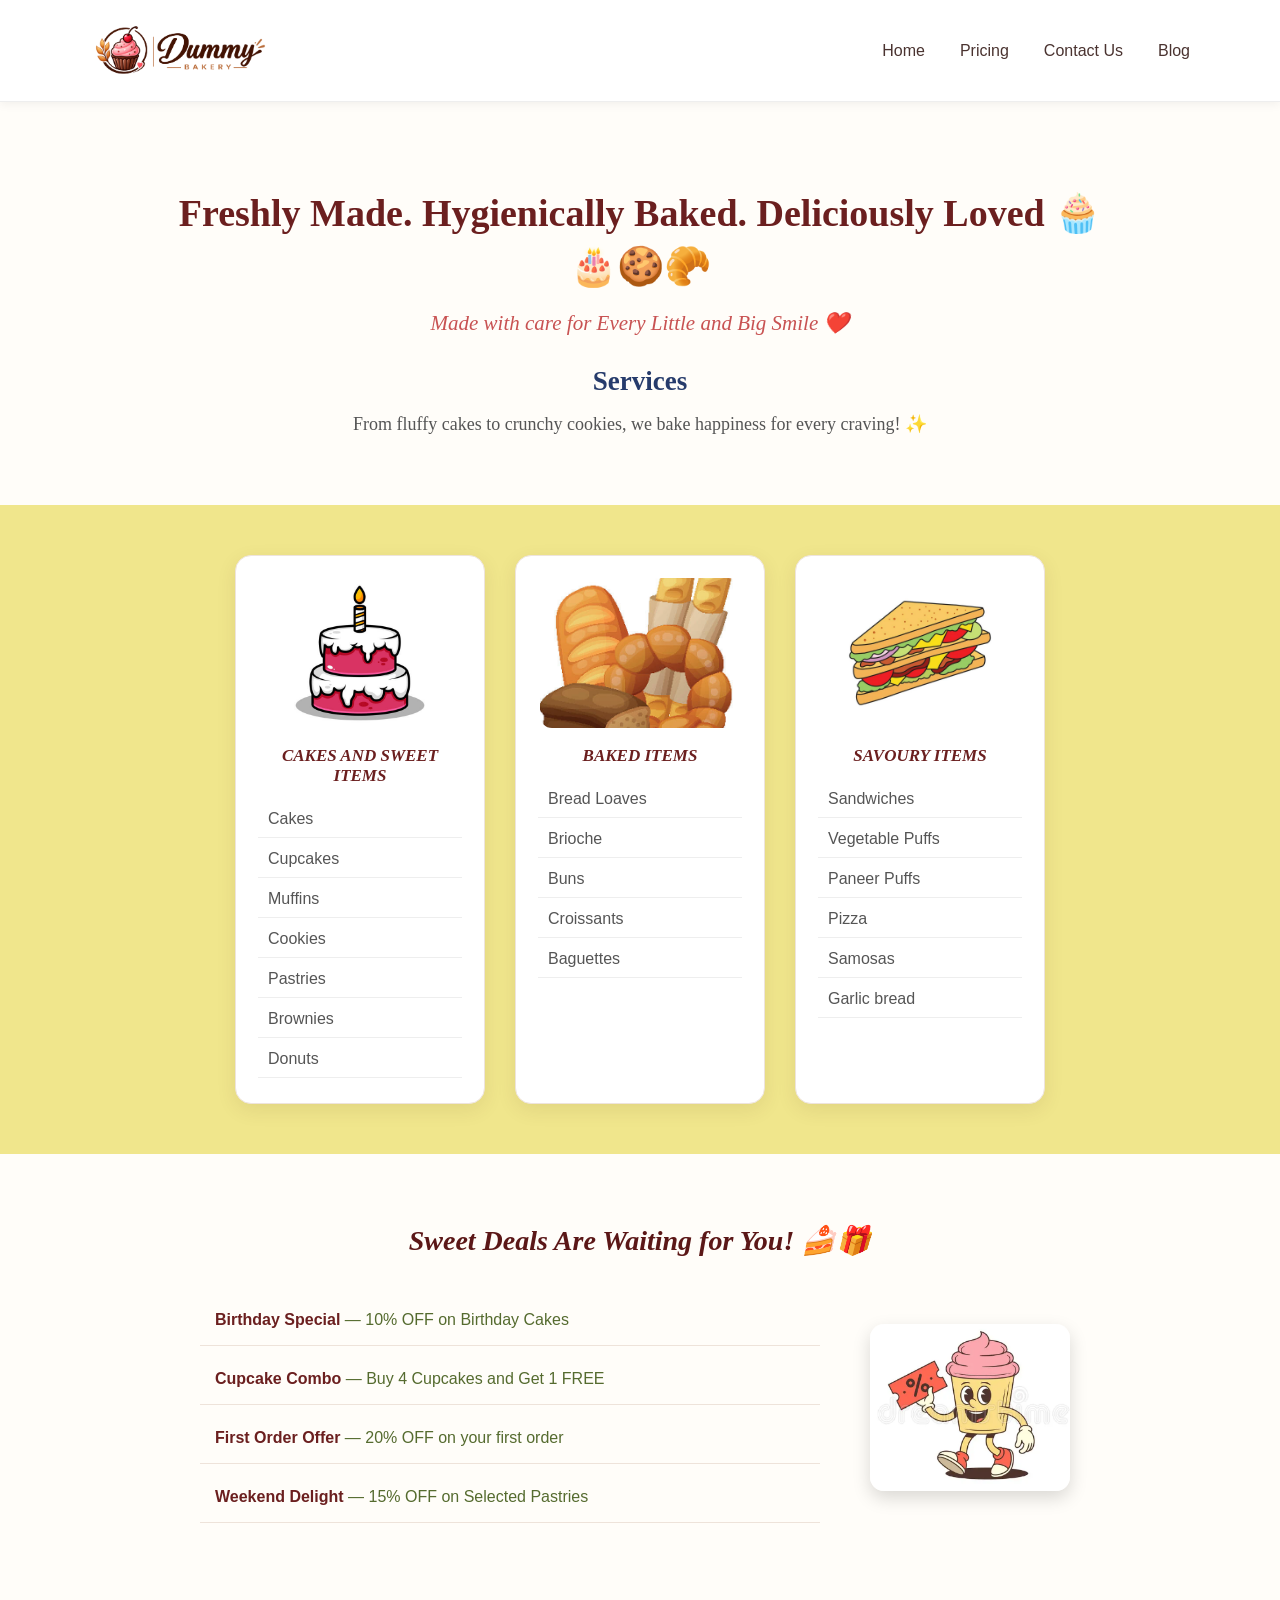
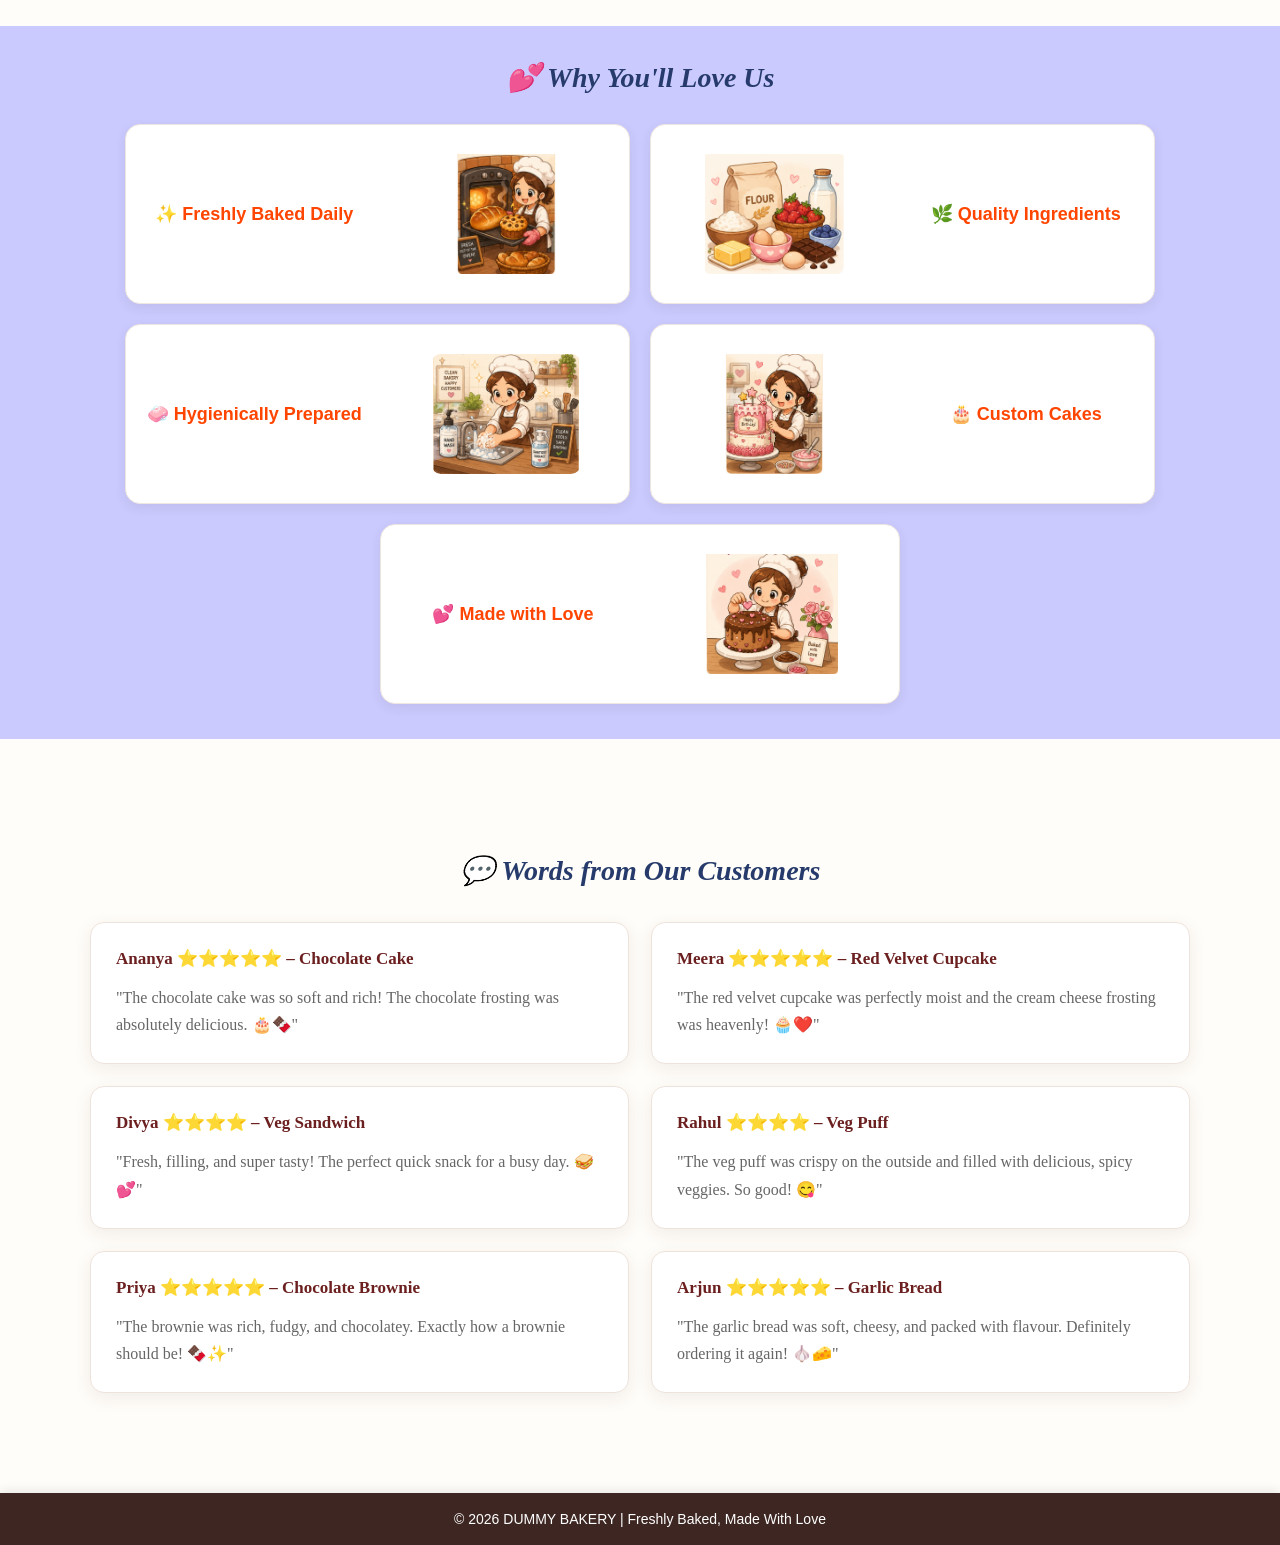
<file: index.html>
<!DOCTYPE html>
<html lang="en">

<head>
    <meta charset="UTF-8">
    <meta name="viewport" content="width=device-width, initial-scale=1.0">

    <title>Dummy Bakery</title>

    <link rel="stylesheet" href="style.css">
</head>

<body>

    <!-- =========================
         HEADER
    ========================== -->

    <header>
        <div class="container navbar">

            <div class="logo">
                <img src="png/logo-dummy.png" alt="log">
            </div>

            <nav class="nav-links">
              <a href="index.html">Home</a>
                <a href="pricing.html">Pricing</a>
                <a href="contact.html">Contact Us</a>
                <a href="blog.html">Blog</a>
            </nav>

        </div>
    </header>


    <!-- =========================
         MAIN CONTENT
    ========================== -->

    <main>

        <!-- =========================
             INTRODUCTION
        ========================== -->

        <section class="intro">

            <h1>
                Freshly Made. Hygienically Baked. Deliciously Loved 🧁🎂🍪🥐
            </h1>

            <h2>
                Made with care for Every Little and Big Smile ❤️
            </h2>

            <h3>
                Services
            </h3>

            <p>
                From fluffy cakes to crunchy cookies, we bake happiness for every craving! ✨
            </p>

        </section>


        <!-- =========================
             ITEMS
        ========================== -->

        <section class="items-section">

            <div class="items-container">

                <!-- Item 1 -->

                <div class="card">

                    <img src="jpg/cakes.jpg" alt="CAKES">

                    <p>CAKES AND SWEET ITEMS</p>

                    <ul>
                        <li>Cakes</li>
                        <li>Cupcakes</li>
                        <li>Muffins</li>
                        <li>Cookies</li>
                        <li>Pastries</li>
                        <li>Brownies</li>
                        <li>Donuts</li>
                    </ul>

                </div>


                <!-- Item 2 -->

                <div class="card">

                    <img src="jpg/breadbun.jpg" alt="Baked">

                    <p>BAKED ITEMS</p>

                    <ul>
                        <li>Bread Loaves</li>
                        <li>Brioche</li>
                        <li>Buns</li>
                        <li>Croissants</li>
                        <li>Baguettes</li>
                    </ul>

                </div>


                <!-- Item 3 -->

                <div class="card">

                    <img src="jpg/sandwich.jpg" alt="Savoury">

                    <p>SAVOURY ITEMS</p>

                    <ul>
                        <li>Sandwiches</li>
                        <li>Vegetable Puffs</li>
                        <li>Paneer Puffs</li>
                        <li>Pizza</li>
                        <li>Samosas</li>
                        <li>Garlic bread</li>
                    </ul>

                </div>

            </div>

        </section>


        <!-- =========================
             SPECIAL OFFERS
        ========================== -->

        <section class="special-offers">

            <h2>
                Sweet Deals Are Waiting for You! 🍰🎁
            </h2>

            <div class="offers-content">

                <div class="offers-list">

                    <ul>

                        <li>
                            <b>Birthday Special</b> — 10% OFF on Birthday Cakes
                        </li>

                        <li>
                            <b>Cupcake Combo</b> — Buy 4 Cupcakes and Get 1 FREE
                        </li>

                        <li>
                            <b>First Order Offer</b> — 20% OFF on your first order
                        </li>

                        <li>
                            <b>Weekend Delight</b> — 15% OFF on Selected Pastries
                        </li>

                    </ul>

                </div>

                <div class="offer-image">
                    <img src="png/special_offer.PNG" alt="Special Offer">
                </div>

            </div>

        </section>


        <!-- =========================
             HIGHLIGHTS
        ========================== -->
<div class="highlightscard">
        <section class="highlights">

            <div class="highlights-group">

                <h2>
                    💕 Why You'll Love Us
                </h2>

                <div class="highlight-cards">


                    <!-- Highlight 1 -->

                    <div class="highlight-card">

                        <div class="highlight-text">
                            <b>✨ Freshly Baked Daily</b>
                        </div>

                        <div class="highlight-image">
                            <img src="png/freshlybaked.PNG" alt="Freshly Baked Daily">
                        </div>

                    </div>


                    <!-- Highlight 2 -->

                    <div class="highlight-card">

                        <div class="highlight-image">
                            <img src="png/quality_ingredients.PNG" alt="Quality Ingredients">
                        </div>

                        <div class="highlight-text">
                            <b>🌿 Quality Ingredients</b>
                        </div>

                    </div>


                    <!-- Highlight 3 -->

                    <div class="highlight-card">

                        <div class="highlight-text">
                            <b>🧼 Hygienically Prepared</b>
                        </div>

                        <div class="highlight-image">
                            <img src="png/hygiene.PNG" alt="Hygienically Prepared">
                        </div>

                    </div>


                    <!-- Highlight 4 -->

                    <div class="highlight-card">

                        <div class="highlight-image">
                            <img src="png/customcakes.PNG" alt="Custom Cakes">
                        </div>

                        <div class="highlight-text">
                            <b>🎂 Custom Cakes</b>
                        </div>

                    </div>


                    <!-- Highlight 5 -->

                    <div class="highlight-card">

                        <div class="highlight-text">
                            <b>💕 Made with Love</b>
                        </div>

                        <div class="highlight-image">
                            <img src="png/madewithlove.PNG" alt="Made with Love">
                        </div>

                    </div>


                </div>

            </div>

        </section>
</div>

        <!-- =========================
             CUSTOMER REVIEWS
        ========================== -->

        <section class="reviews">

            <h2>
                💬 Words from Our Customers
            </h2>

            <div class="reviews-container">


                <!-- Review 1 -->

                <div class="review-card">

                    <h3>
                        Ananya ⭐⭐⭐⭐⭐ – Chocolate Cake
                    </h3>

                    <p>
                        "The chocolate cake was so soft and rich! The chocolate frosting was absolutely delicious. 🎂🍫"
                    </p>

                </div>


                <!-- Review 2 -->

                <div class="review-card">

                    <h3>
                        Meera ⭐⭐⭐⭐⭐ – Red Velvet Cupcake
                    </h3>

                    <p>
                        "The red velvet cupcake was perfectly moist and the cream cheese frosting was heavenly! 🧁❤️"
                    </p>

                </div>


                <!-- Review 3 -->

                <div class="review-card">

                    <h3>
                        Divya ⭐⭐⭐⭐ – Veg Sandwich
                    </h3>

                    <p>
                        "Fresh, filling, and super tasty! The perfect quick snack for a busy day. 🥪💕"
                    </p>

                </div>


                <!-- Review 4 -->

                <div class="review-card">

                    <h3>
                        Rahul ⭐⭐⭐⭐ – Veg Puff
                    </h3>

                    <p>
                        "The veg puff was crispy on the outside and filled with delicious, spicy veggies. So good! 😋"
                    </p>

                </div>


                <!-- Review 5 -->

                <div class="review-card">

                    <h3>
                        Priya ⭐⭐⭐⭐⭐ – Chocolate Brownie
                    </h3>

                    <p>
                        "The brownie was rich, fudgy, and chocolatey. Exactly how a brownie should be! 🍫✨"
                    </p>

                </div>


                <!-- Review 6 -->

                <div class="review-card">

                    <h3>
                        Arjun ⭐⭐⭐⭐⭐ – Garlic Bread
                    </h3>

                    <p>
                        "The garlic bread was soft, cheesy, and packed with flavour. Definitely ordering it again! 🧄🧀"
                    </p>

                </div>


            </div>

        </section>

    </main>


    <!-- =========================
         FOOTER
    ========================== -->

    <footer>

        <div class="container">

            <p>
                © 2026 DUMMY BAKERY | Freshly Baked, Made With Love
            </p>

        </div>

    </footer>

</body>

</html>
</file>
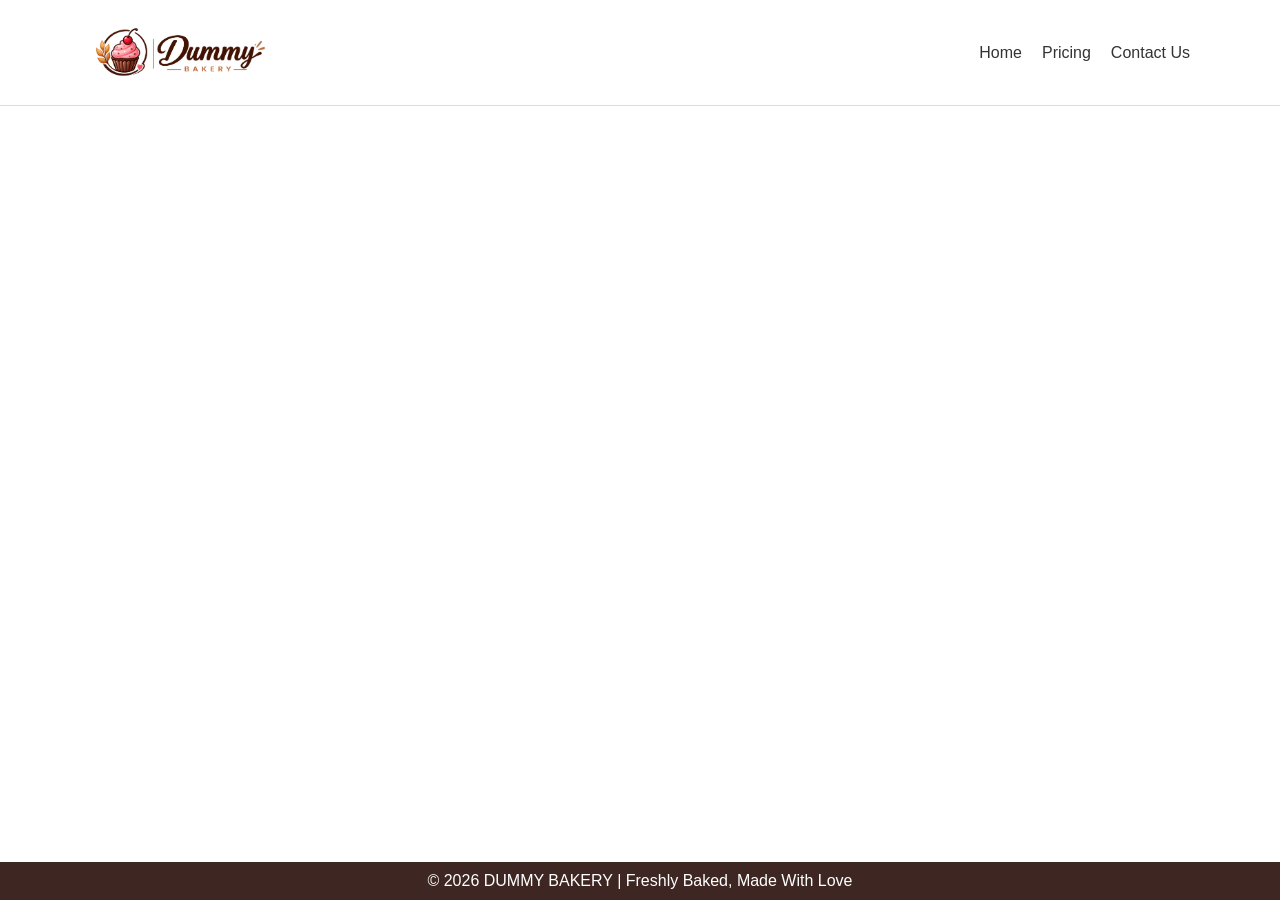
<file: dummy_bakery/index.html>
<!DOCTYPE html>
<html lang="en">

<head>

    <meta charset="UTF-8">

    <meta name="viewport"
          content="width=device-width, initial-scale=1.0">

    <title>Dummy Bakery</title>

    <link rel="stylesheet" href="style.css">

</head>

<body>

    <!-- Header -->

    <header>

        <div class="container navbar">

            <div class="logo">
                <!-- Logo -->
                 <img src="logo-dummy.png" alter="log">
            </div>

            <nav class="nav-links">

                <a href="index.html">Home</a>

                <a href="pricing.html">Pricing</a>

                <a href="contact.html">Contact Us</a>

            </nav>

        </div>

    </header>


    <!-- Main Content -->

    <main>














   </main>


    <!-- Footer -->

    <footer>

        <div class="container">

            <!-- Footer Content -->
   <p>
            © 2026 DUMMY BAKERY | Freshly Baked, Made With Love
        </p>
        </div>

    </footer>

</body>

</html>
</file>
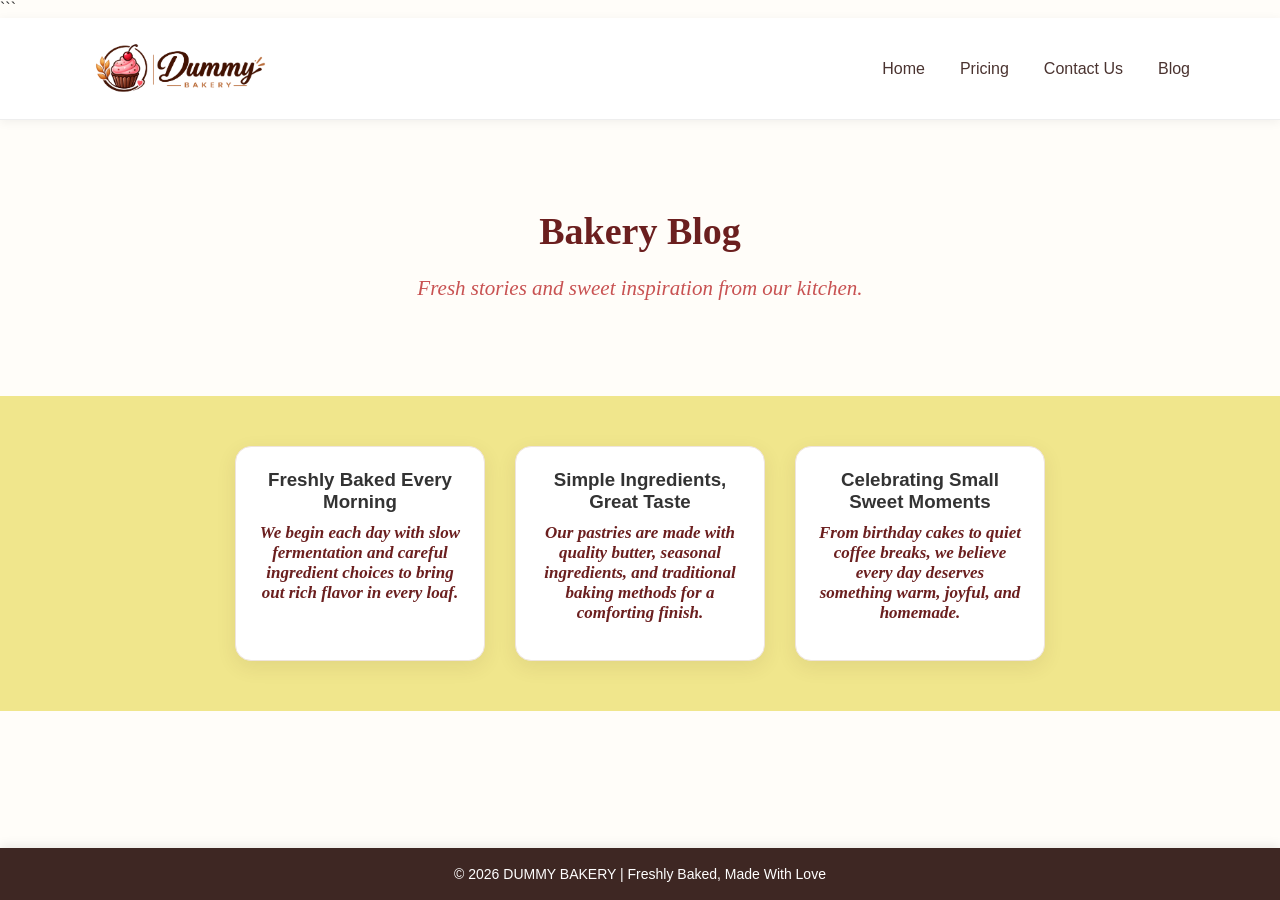
<file: blog.html>
<!DOCTYPE html>

<html lang="en">

<head>
    <meta charset="UTF-8">
    <meta name="viewport" content="width=device-width, initial-scale=1.0">
    <title>Blog - Dummy Bakery</title>
    <link rel="stylesheet" href="style.css">
</head>

<body>

```
<header>
    <div class="container navbar">

        <div class="logo">
            <img src="png/logo-dummy.png" alt="Dummy Bakery Logo">
        </div>

        <nav class="nav-links">
            <a href="index.html">Home</a>
            <a href="pricing.html">Pricing</a>
            <a href="contact.html">Contact Us</a>
            <a href="blog.html">Blog</a>
        </nav>

    </div>
</header>

<main>

    <section class="intro">
        <h1>Bakery Blog</h1>
        <h2>Fresh stories and sweet inspiration from our kitchen.</h2>
    </section>

    <section class="items-section">

        <div class="items-container">

            <div class="card">
                <h3>Freshly Baked Every Morning</h3>
                <p>
                    We begin each day with slow fermentation and careful ingredient choices to bring out rich flavor in every loaf.
                </p>
            </div>

            <div class="card">
                <h3>Simple Ingredients, Great Taste</h3>
                <p>
                    Our pastries are made with quality butter, seasonal ingredients, and traditional baking methods for a comforting finish.
                </p>
            </div>

            <div class="card">
                <h3>Celebrating Small Sweet Moments</h3>
                <p>
                    From birthday cakes to quiet coffee breaks, we believe every day deserves something warm, joyful, and homemade.
                </p>
            </div>

        </div>

    </section>


    </main>


    <!-- Footer -->

    <footer>

        <div class="container">

            <!-- Footer Content -->
   <p>
            © 2026 DUMMY BAKERY | Freshly Baked, Made With Love
        </p>
        </div>

    </footer>

</body>

</html>
</file>
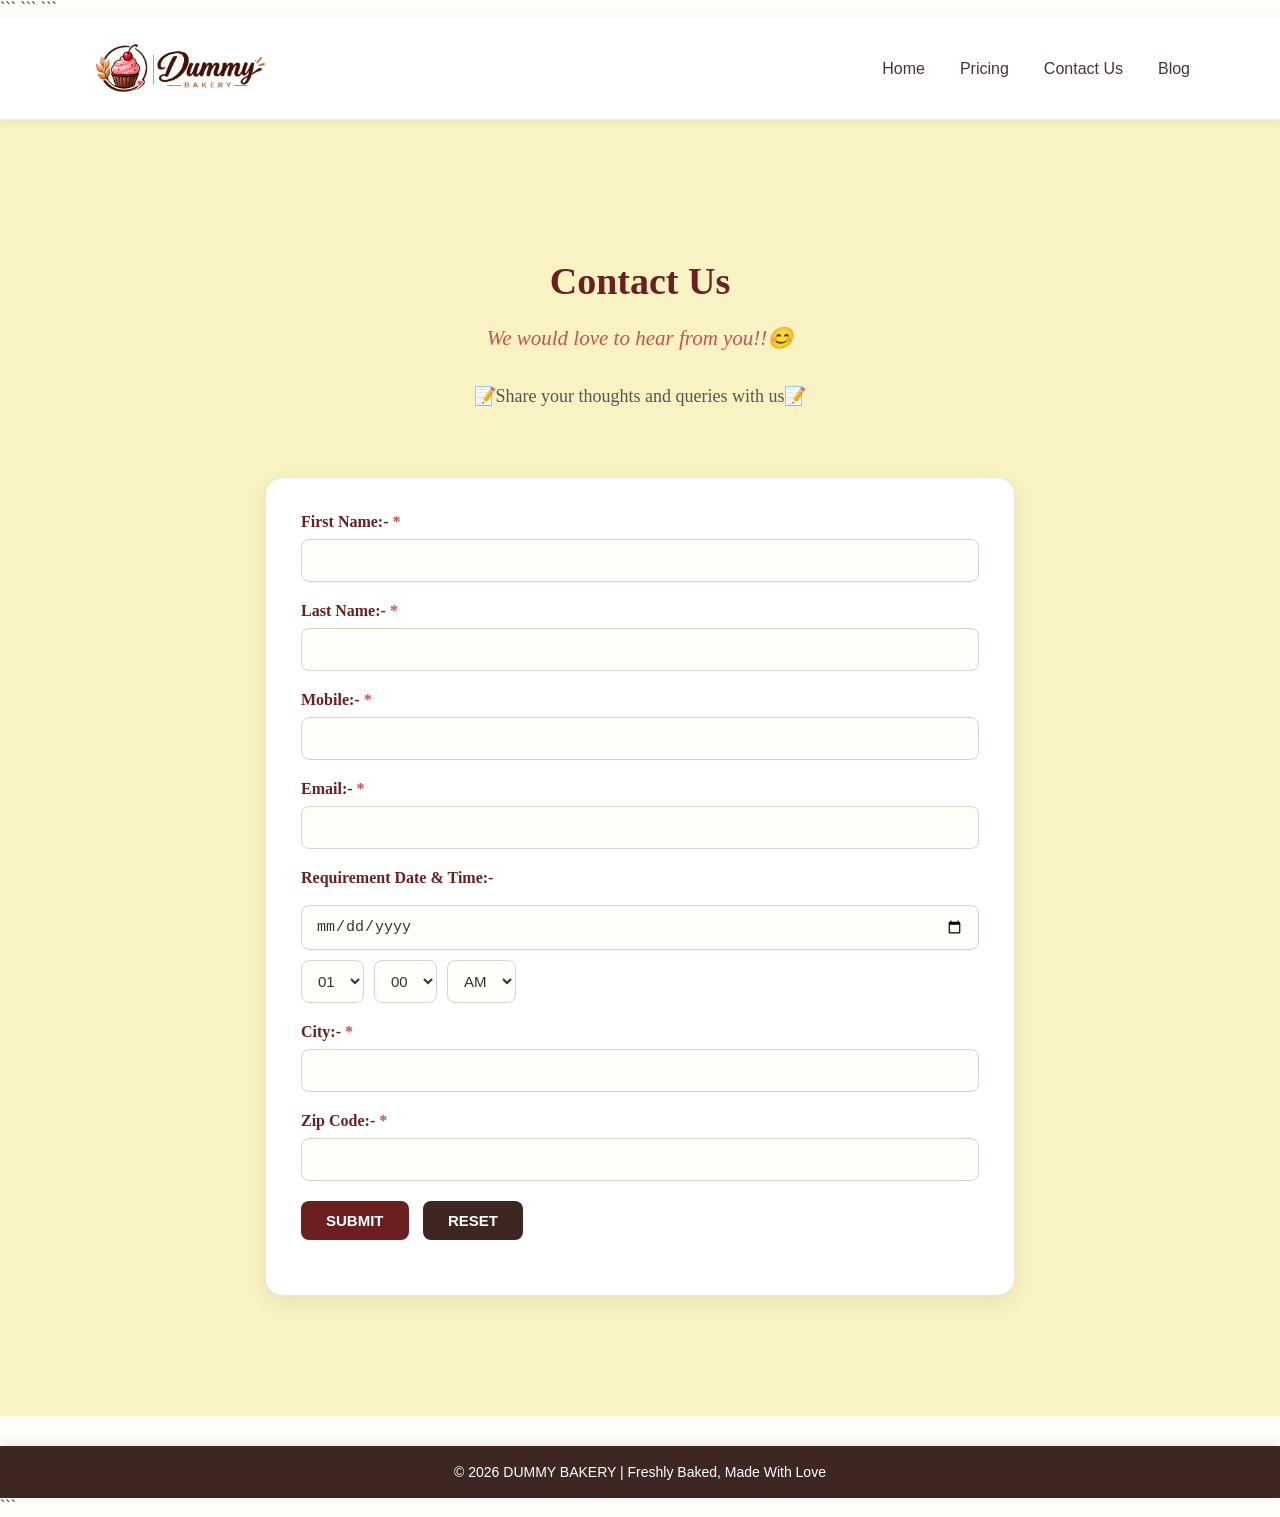
<file: contact.html>
<!DOCTYPE html>

<html lang="en">

<head>

```
<meta charset="UTF-8">

<meta name="viewport"
      content="width=device-width, initial-scale=1.0">

<title>Contact Us - Dummy Bakery</title>

<link rel="stylesheet" href="style.css">
```

</head>

<body>

```
<!-- Header -->

<header>

    <div class="container navbar">

        <div class="logo">
            <!-- Logo -->
            <img src="png/logo-dummy.png" alt="logo">
        </div>

        <nav class="nav-links">

            <a href="index.html">Home</a>
            <a href="pricing.html">Pricing</a>
            <a href="contact.html">Contact Us</a>
            <a href="blog.html">Blog</a>

        </nav>

    </div>

</header>


<!-- Main -->

<main class="contact-section">

    <div class="container">

        <section class="intro">

            <h1>Contact Us</h1>

            <h2>We would love to hear from you!!😊</h2>

            <p>
                📝Share your thoughts and queries with us📝
            </p>

        </section>


        <section class="contact-form">

            <form>

                <p>
                    <label for="first-name">
                        First Name:- <span>*</span>
                    </label>

                    <input
                        type="text"
                        id="first-name"
                        name="first-name"
                        required
                    >
                </p>


                <p>
                    <label for="last-name">
                        Last Name:- <span>*</span>
                    </label>

                    <input
                        type="text"
                        id="last-name"
                        name="last-name"
                        required
                    >
                </p>


                <p>
                    <label for="mobile">
                        Mobile:- <span>*</span>
                    </label>

                    <input
                        type="tel"
                        id="mobile"
                        name="mobile"
                        required
                    >
                </p>


                <p>
                    <label for="email">
                        Email:- <span>*</span>
                    </label>

                    <input
                        type="email"
                        id="email"
                        name="email"
                        required
                    >
                </p>


                <p>
                    <label for="date">
                        Requirement Date & Time:-
                    </label>

                    <input
                        type="date"
                        id="date"
                        name="date"
                    >

                    <select name="hour" id="hour">
                        <option value="01">01</option>
                        <option value="02">02</option>
                        <option value="03">03</option>
                        <option value="04">04</option>
                        <option value="05">05</option>
                        <option value="06">06</option>
                        <option value="07">07</option>
                        <option value="08">08</option>
                        <option value="09">09</option>
                        <option value="10">10</option>
                        <option value="11">11</option>
                        <option value="12">12</option>
                    </select>

                    <select name="minute" id="minute">
                        <option value="00">00</option>
                        <option value="15">15</option>
                        <option value="30">30</option>
                        <option value="45">45</option>
                    </select>

                    <select name="ampm" id="ampm">
                        <option value="AM">AM</option>
                        <option value="PM">PM</option>
                    </select>
                </p>


                <p>
                    <label for="city">
                        City:- <span>*</span>
                    </label>

                    <input
                        type="text"
                        id="city"
                        name="city"
                        required
                    >
                </p>


                <p>
                    <label for="zip">
                        Zip Code:- <span>*</span>
                    </label>

                    <input
                        type="text"
                        id="zip"
                        name="zip"
                        required
                    >
                </p>


                <p>

                    <button type="submit">
                        SUBMIT
                    </button>

                    <button type="reset">
                        RESET
                    </button>

                </p>

            </form>

        </section>

    </div>

</main>


<!-- =========================
     FOOTER
========================== -->

<footer>

    <div class="container">

        <p>
            © 2026 DUMMY BAKERY | Freshly Baked, Made With Love
        </p>

    </div>

</footer>
```

</body>

</html>
</file>
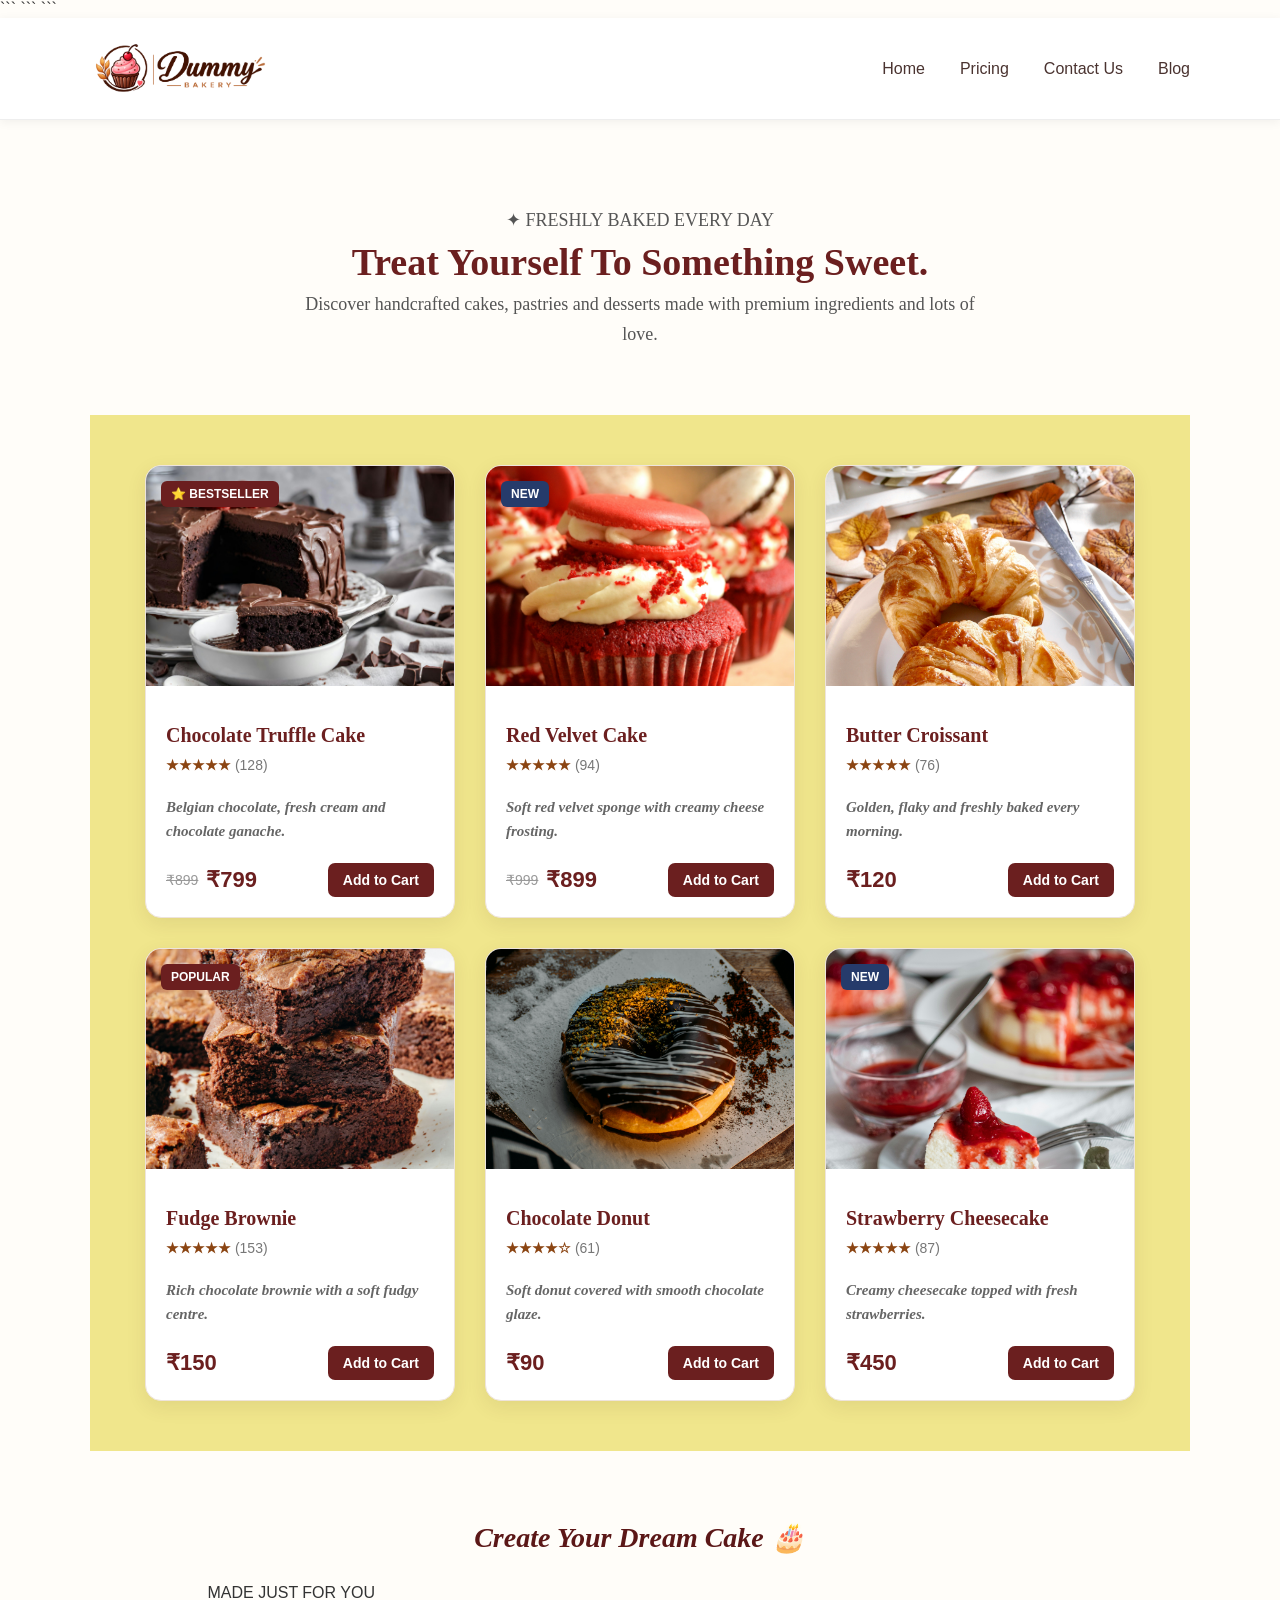
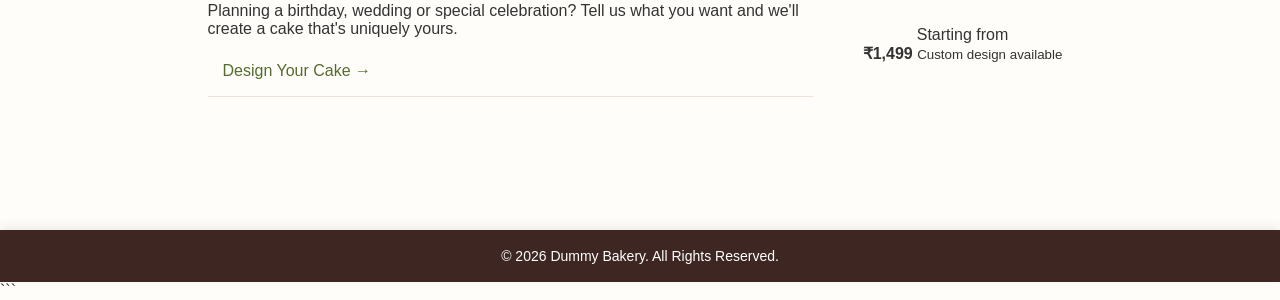
<file: pricing.html>
<!DOCTYPE html>

<html lang="en">

<head>

```
<meta charset="UTF-8">

<meta name="viewport"
      content="width=device-width, initial-scale=1.0">

<meta name="description"
      content="Dummy Bakery - Fresh cakes, pastries and desserts">

<title>Dummy Bakery | Pricing</title>

<link rel="stylesheet" href="style.css">
```

</head>

<body>

```
<!-- =========================
     HEADER
========================== -->

<header>

    <div class="container navbar">

        <div class="logo">

            <img src="png/logo-dummy.png" alt="logo">

        </div>


        <nav class="nav-links">

            <a href="index.html">Home</a>

            <a href="pricing.html">Pricing</a>

            <a href="contact.html">Contact Us</a>

            <a href="blog.html">Blog</a>

        </nav>

    </div>

</header>



<!-- =========================
     MAIN
========================== -->

<main>

    <div class="container">


        <!-- =========================
             HERO / INTRO
        ========================== -->

        <section class="intro">

            <p class="eyebrow">
                ✦ FRESHLY BAKED EVERY DAY
            </p>

            <h1>
                Treat Yourself To
                <span>Something Sweet.</span>
            </h1>

            <p>
                Discover handcrafted cakes, pastries and
                desserts made with premium ingredients
                and lots of love.
            </p>

        </section>



        <!-- =========================
             CATEGORY
        ========================== -->

             <!-- =========================
             PRODUCTS
        ========================== -->

        <section class="items-section pricing-products">

            <div class="items-container">


                <!-- PRODUCT 1 -->

                <article class="card pricing-card">

                    <div class="pricing-image">

                        <span class="pricing-badge">
                            ⭐ BESTSELLER
                        </span>

                        <img src="jpg/chocolate-cake.jpg"
                             alt="Chocolate Truffle Cake">

                    </div>


                    <div class="pricing-info">

                        <h3>
                            Chocolate Truffle Cake
                        </h3>


                        <div class="pricing-rating">

                            ★★★★★

                            <span>
                                (128)
                            </span>

                        </div>


                        <p>
                            Belgian chocolate,
                            fresh cream and chocolate
                            ganache.
                        </p>


                        <div class="pricing-bottom">

                            <div class="pricing-price">

                                <span class="pricing-old-price">
                                    ₹899
                                </span>

                                <strong>
                                    ₹799
                                </strong>

                            </div>


                            <button class="pricing-add-btn"
                                    type="button">

                                Add to Cart

                            </button>

                        </div>

                    </div>

                </article>



                <!-- PRODUCT 2 -->

                <article class="card pricing-card">

                    <div class="pricing-image">

                        <span class="pricing-badge pricing-new">
                            NEW
                        </span>

                        <img src="jpg/red-velvet.jpg"
                             alt="Red Velvet Cake">

                    </div>


                    <div class="pricing-info">

                        <h3>
                            Red Velvet Cake
                        </h3>


                        <div class="pricing-rating">

                            ★★★★★

                            <span>
                                (94)
                            </span>

                        </div>


                        <p>
                            Soft red velvet sponge
                            with creamy cheese frosting.
                        </p>


                        <div class="pricing-bottom">

                            <div class="pricing-price">

                                <span class="pricing-old-price">
                                    ₹999
                                </span>

                                <strong>
                                    ₹899
                                </strong>

                            </div>


                            <button class="pricing-add-btn"
                                    type="button">

                                Add to Cart

                            </button>

                        </div>

                    </div>

                </article>



                <!-- PRODUCT 3 -->

                <article class="card pricing-card">

                    <div class="pricing-image">

                        <img src="jpg/croissant.jpg" alt="Butter Croissant">

                    </div>


                    <div class="pricing-info">

                        <h3>
                            Butter Croissant
                        </h3>


                        <div class="pricing-rating">

                            ★★★★★

                            <span>
                                (76)
                            </span>

                        </div>


                        <p>
                            Golden, flaky and
                            freshly baked every morning.
                        </p>


                        <div class="pricing-bottom">

                            <div class="pricing-price">

                                <strong>
                                    ₹120
                                </strong>

                            </div>


                            <button class="pricing-add-btn"
                                    type="button">

                                Add to Cart

                            </button>

                        </div>

                    </div>

                </article>



                <!-- PRODUCT 4 -->

                <article class="card pricing-card">

                    <div class="pricing-image">

                        <span class="pricing-badge">
                            POPULAR
                        </span>

                        <img src="jpg/brownie.jpg"
                             alt="Chocolate Brownie">

                    </div>


                    <div class="pricing-info">

                        <h3>
                            Fudge Brownie
                        </h3>


                        <div class="pricing-rating">

                            ★★★★★

                            <span>
                                (153)
                            </span>

                        </div>


                        <p>
                            Rich chocolate brownie
                            with a soft fudgy centre.
                        </p>


                        <div class="pricing-bottom">

                            <div class="pricing-price">

                                <strong>
                                    ₹150
                                </strong>

                            </div>


                            <button class="pricing-add-btn"
                                    type="button">

                                Add to Cart

                            </button>

                        </div>

                    </div>

                </article>



                <!-- PRODUCT 5 -->

                <article class="card pricing-card">

                    <div class="pricing-image">

                        <img src="jpg/donut.jpg"
                             alt="Chocolate Donut">

                    </div>


                    <div class="pricing-info">

                        <h3>
                            Chocolate Donut
                        </h3>


                        <div class="pricing-rating">

                            ★★★★☆

                            <span>
                                (61)
                            </span>

                        </div>


                        <p>
                            Soft donut covered with
                            smooth chocolate glaze.
                        </p>


                        <div class="pricing-bottom">

                            <div class="pricing-price">

                                <strong>
                                    ₹90
                                </strong>

                            </div>


                            <button class="pricing-add-btn"
                                    type="button">

                                Add to Cart

                            </button>

                        </div>

                    </div>

                </article>



                <!-- PRODUCT 6 -->

                <article class="card pricing-card">

                    <div class="pricing-image">

                        <span class="pricing-badge pricing-new">
                            NEW
                        </span>

                        <img src="jpg/cheesecake.jpg"
                             alt="Strawberry Cheesecake">

                    </div>


                    <div class="pricing-info">

                        <h3>
                            Strawberry Cheesecake
                        </h3>


                        <div class="pricing-rating">

                            ★★★★★

                            <span>
                                (87)
                            </span>

                        </div>


                        <p>
                            Creamy cheesecake topped
                            with fresh strawberries.
                        </p>


                        <div class="pricing-bottom">

                            <div class="pricing-price">

                                <strong>
                                    ₹450
                                </strong>

                            </div>


                            <button class="pricing-add-btn"
                                    type="button">

                                Add to Cart

                            </button>

                        </div>

                    </div>

                </article>


            </div>

        </section>



        <!-- =========================
             CUSTOM CAKE
        ========================== -->

        <section class="special-offers">

            <h2>
                Create Your
                Dream Cake 🎂
            </h2>


            <div class="offers-content">


                <div class="offers-list">

                    <p>
                        MADE JUST FOR YOU
                    </p>


                    <p>
                        Planning a birthday, wedding or special
                        celebration? Tell us what you want and
                        we'll create a cake that's uniquely yours.
                    </p>


                    <ul>

                        <li>
                            Design Your Cake →
                        </li>

                    </ul>

                </div>



                <div class="offer-image">

                    <p>
                        Starting from
                    </p>


                    <strong>
                        ₹1,499
                    </strong>


                    <small>
                        Custom design available
                    </small>

                </div>


            </div>

        </section>


    </div>

</main>



<!-- =========================
     FOOTER
========================== -->

<footer>

    <div class="container">

        <p>
            © 2026 Dummy Bakery.
            All Rights Reserved.
        </p>

    </div>

</footer>
```

</body>

</html>
</file>
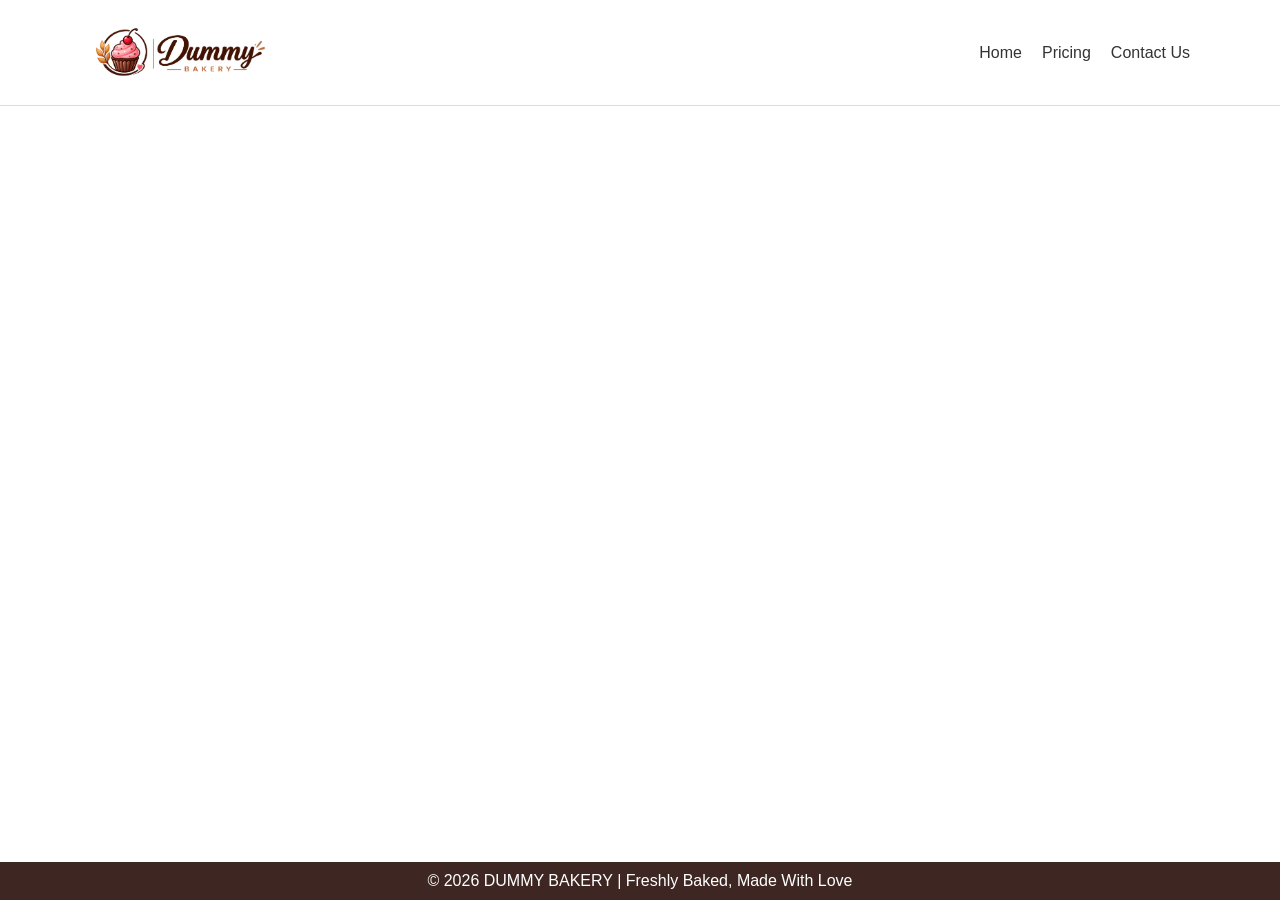
<file: dummy_bakery/contact.html>
<!DOCTYPE html>
<html lang="en">

<head>

    <meta charset="UTF-8">

    <meta name="viewport"
          content="width=device-width, initial-scale=1.0">

    <title>Contact Us - Dummy Bakery</title>

    <link rel="stylesheet" href="style.css">

</head>

<body>

    <!-- Header -->

    <header>

        <div class="container navbar">

            <div class="logo">
                <!-- Logo -->
                 <img src="logo-dummy.png" alter="log">
            </div>

            <nav class="nav-links">

                <a href="index.html">Home</a>

                <a href="pricing.html">Pricing</a>

                <a href="contact.html">Contact Us</a>

            </nav>

        </div>

    </header>


    <!-- Main -->

    <main>







        
           </main>


    <!-- Footer -->

    <footer>

        <div class="container">

            <!-- Footer Content -->
   <p>
            © 2026 DUMMY BAKERY | Freshly Baked, Made With Love
        </p>
        </div>

    </footer>

</body>

</html>
</file>
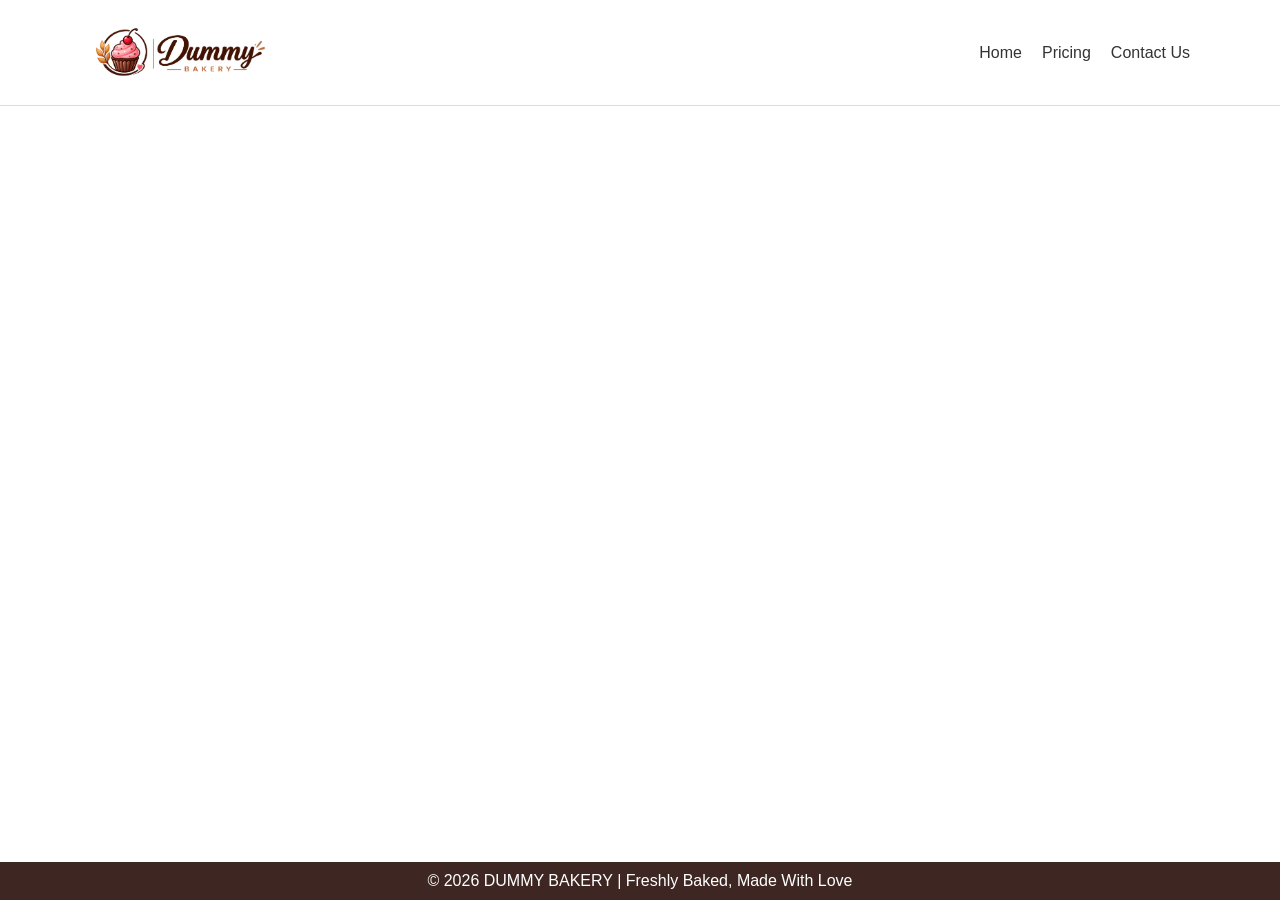
<file: dummy_bakery/pricing.html>
<!DOCTYPE html>
<html lang="en">

<head>

    <meta charset="UTF-8">

    <meta name="viewport"
          content="width=device-width, initial-scale=1.0">

    <title>Pricing - Dummy Bakery</title>

    <link rel="stylesheet" href="style.css">

</head>

<body>

    <!-- Header -->

    <header>

        <div class="container navbar">

            <div class="logo">
                <!-- Logo -->
                 <img src="logo-dummy.png" alter="log">
            </div>

            <nav class="nav-links">

                <a href="index.html">Home</a>

                <a href="pricing.html">Pricing</a>

                <a href="contact.html">Contact Us</a>

            </nav>

        </div>

    </header>


    <!-- Main -->

    <main>






    </main>


    <!-- Footer -->

    <footer>

        <div class="container">

            <!-- Footer Content -->
   <p>
            © 2026 DUMMY BAKERY | Freshly Baked, Made With Love
        </p>
        </div>

    </footer>

</body>

</html>
</file>
<file: style.css>
/* =========================
   BASIC
========================= */

* {
    margin: 0;
    padding: 0;
    box-sizing: border-box;
}

html {
    scroll-behavior: smooth;
}

body {
    min-height: 100vh;

    display: flex;
    flex-direction: column;

    font-family: Arial, sans-serif;

    background: #fffdf9;
    color: #333;
}

main {
    flex: 1;
}

.container {
    width: 90%;
    max-width: 1100px;
    margin: auto;
}


/* =========================
   HEADER
========================= */

header {
    padding: 18px 0;

    background: #ffffff;

    border-bottom: 1px solid #eeeeee;

    box-shadow: 0 2px 10px rgba(0, 0, 0, 0.06);

    position: relative;
    z-index: 10;
}

.navbar {
    display: flex;
    justify-content: space-between;
    align-items: center;
}


/* =========================
   LOGO
========================= */

.logo {
    display: flex;
    align-items: center;
}

.logo img {
    width: 180px;
    height: auto;
    display: block;
}


/* =========================
   NAVIGATION
========================= */

.nav-links {
    display: flex;
    align-items: center;
    gap: 35px;
}

.nav-links a {
    position: relative;

    padding: 8px 0;

    text-decoration: none;

    color: #4a3330;

    font-size: 16px;
    font-weight: 500;

    transition: color 0.3s ease;
}

.nav-links a::after {
    content: "";

    position: absolute;

    left: 0;
    bottom: 0;

    width: 0;
    height: 2px;

    background: #8b4513;

    transition: width 0.3s ease;
}

.nav-links a:hover {
    color: #8b4513;
}

.nav-links a:hover::after {
    width: 100%;
}


/* =========================
   INTRODUCTION
========================= */

.intro {
    width: 90%;
    max-width: 1000px;

    margin: 45px auto 25px;
    padding: 40px 20px;

    text-align: center;
}

.intro h1 {
    margin: 0;

    color: #6b1f1f;

    font-family: Georgia, serif;

    font-size: 38px;
    font-weight: 600;

    line-height: 1.4;
}

.intro h2 {
    margin: 18px 0 30px;

    color: #c85252;

    font-family: Georgia, serif;

    font-size: 21px;
    font-weight: normal;

    font-style: italic;
}

.intro h3 {
    margin-bottom: 12px;

    color: #263b6b;

    font-family: Georgia, serif;

    font-size: 27px;
}

.intro p {
    max-width: 700px;

    margin: auto;

    color: #555;

    font-family: Georgia, serif;

    font-size: 18px;
    line-height: 1.7;
}


/* =========================
   ITEMS SECTION
========================= */

.items-section {
    padding: 50px 0 50px;
    background: khaki;
}

.contact-section {
    padding: 50px 0 50px;
    background: rgb(249, 243, 195);
}


.items-container {
    width: 90%;
    max-width: 1100px;

    display: flex;
    justify-content: center;
    align-items: stretch;

    gap: 30px;

    margin: auto;
}


/* =========================
   ITEM CARDS
========================= */

.card {
    width: 250px;

    padding: 22px;

    text-align: center;

    background: #ffffff;

    border: 1px solid #eee4dc;

    border-radius: 16px;

    box-shadow: 0 6px 20px rgba(80, 40, 20, 0.09);

    transition:
        transform 0.3s ease,
        box-shadow 0.3s ease;
}

.card:hover {
    transform: translateY(-8px);

    box-shadow: 0 14px 30px rgba(80, 40, 20, 0.16);
}

.card img {
    width: 200px;
    height: 150px;

    display: block;

    margin: 0 auto 18px;

    object-fit: cover;

    border-radius: 12px;
}

.card p {
    margin: 10px 0 15px;

    color: #6b1f1f;

    font-family: Georgia, serif;

    font-size: 17px;
    font-weight: bold;

    font-style: italic;
}

.card ul {
    list-style: none;

    padding: 0;
    margin: 15px 0 0;

    text-align: left;
}

.card li {
    padding: 9px 10px;

    margin: 3px 0;

    color: #555;

    border-bottom: 1px solid #eeeeee;

    transition:
        padding-left 0.2s ease,
        color 0.2s ease,
        background 0.2s ease;
}

.card li:hover {
    padding-left: 15px;

    color: #6b1f1f;

    background: #fff8f2;

    cursor: pointer;
}


/* =========================
   SPECIAL OFFERS
========================= */

.special-offers {
    width: 85%;
    max-width: 950px;

    margin: 35px auto 60px;

    padding: 35px;

    /* background: #fffaf5;

    border: 1px solid #eee1d5; */

    border-radius: 18px;

    /* box-shadow: 0 8px 25px rgba(80, 40, 20, 0.10); */
}

.special-offers h2 {
    margin-bottom: 30px;

    text-align: center;

    color: #5b1717;

    font-family: Georgia, serif;

    font-size: 28px;

    font-style: oblique;
}

.offers-content {
    display: flex;

    align-items: center;

    justify-content: space-between;

    gap: 40px;
}

.offers-list {
    flex: 1;
}

.offers-list ul {
    list-style: none;

    padding: 0;
    margin: 0;
}

.offers-list li {
    padding: 13px 15px;

    margin: 8px 0;

    color: darkolivegreen;

    font-size: 16px;

    line-height: 1.5;

    border-bottom: 1px solid #eee3da;

    transition: all 0.25s ease;
}

.offers-list li:hover {
    padding-left: 22px;

    background: #ffffff;

    color: #6b1f1f;

    border-radius: 7px;
}

.offers-list li b {
    color: #6b1f1f;
}

.offer-image {
    width: 220px;

    text-align: center;
}

.offer-image img {
    width: 200px;

    height: auto;

    border-radius: 14px;

    box-shadow: 0 7px 18px rgba(0, 0, 0, 0.15);

    transition: transform 0.3s ease;
}

.offer-image img:hover {
    transform: scale(1.05);
}


/* =========================
   WHY YOU'LL LOVE US
========================= */

.highlights {
    width: 90%;
    max-width: 1100px;
  
    margin: 20px auto 70px;
}
.highlightscard {
  background: #cacaff;
}

/* Main Group Card */

.highlights-group {
    padding: 35px;

    /* background: #fffaf5; */

    /* border: 1px solid #eee1d5; */

    border-radius: 20px;

    /* box-shadow: 0 8px 25px rgba(80, 40, 20, 0.10); */
}


/* Heading */

.highlights-group > h2 {
    margin-bottom: 30px;

    text-align: center;

    color: #263b6b;

    font-family: Georgia, serif;

    font-size: 28px;

    font-style: oblique;
}


/* Small Cards */

.highlight-cards {
    display: grid;

    grid-template-columns: repeat(2, 1fr);

    gap: 20px;
}

.highlight-card {
    min-height: 180px;

    display: flex;

    align-items: center;

    justify-content: center;

    background: #ffffff;

    border: 1px solid #eee5df;

    border-radius: 15px;

    overflow: hidden;

    box-shadow: 0 4px 12px rgba(80, 40, 20, 0.08);

    transition:
        transform 0.3s ease,
        box-shadow 0.3s ease;
}

.highlight-card:hover {
    transform: translateY(-5px);

    box-shadow: 0 10px 22px rgba(80, 40, 20, 0.15);
}


/* Highlight Text */

.highlight-text {
    flex: 1;

    padding: 20px;

    text-align: center;

    color: orangered;

    font-size: 18px;

    line-height: 1.5;
}


/* Highlight Image */

.highlight-image {
    flex: 1;

    display: flex;

    align-items: center;
    justify-content: center;

    padding: 15px;
}

.highlight-image img {
    width: 150px;
    height: 120px;

    object-fit: contain;

    border-radius: 10px;
}


/* Last Highlight */

.highlight-card:last-child {
    grid-column: 1 / -1;

    width: 100%;
    max-width: 520px;

    margin: auto;
}


/* =========================
   CUSTOMER REVIEWS
========================= */

.reviews {
    width: 90%;
    max-width: 1100px;

    margin: auto;

    padding: 45px 0 70px;
}

.reviews > h2 {
    margin-bottom: 35px;

    text-align: center;

    color: #263b6b;

    font-family: Georgia, serif;

    font-size: 28px;

    font-style: oblique;
}

.reviews-container {
    display: grid;

    grid-template-columns: repeat(2, 1fr);

    gap: 22px;
}

.review-card {
    padding: 25px;

    background: #ffffff;

    border: 1px solid #eee3dc;

    border-radius: 14px;

    box-shadow: 0 5px 18px rgba(80, 40, 20, 0.08);

    transition:
        transform 0.3s ease,
        box-shadow 0.3s ease;
}

.review-card:hover {
    transform: translateY(-5px);

    box-shadow: 0 12px 25px rgba(80, 40, 20, 0.13);
}

.review-card h3 {
    margin-bottom: 15px;

    color: #6b1f1f;

    font-family: Georgia, serif;

    font-size: 17px;
}

.review-card p {
    color: #666;

    font-family: cursive;

    font-size: 16px;

    line-height: 1.7;
}


/* =========================
   FOOTER
========================= */

footer {
    margin-top: 30px;

    padding: 18px 0;

    text-align: center;

    background: #3e2723;

    color: #ffffff;

    box-shadow: 0 -3px 10px rgba(0, 0, 0, 0.08);
}

footer p {
    font-size: 14px;
}


/* =========================
   RESPONSIVE
========================= */

@media (max-width: 900px) {

    .items-container {
        flex-wrap: wrap;
    }

    .reviews-container {
        grid-template-columns: 1fr;
    }

    .intro h1 {
        font-size: 32px;
    }
}


@media (max-width: 700px) {

    /* Header */

    .navbar {
        flex-direction: column;

        gap: 15px;
    }

    .logo img {
        width: 150px;
    }

    .nav-links {
        gap: 20px;
    }


    /* Introduction */

    .intro {
        padding: 30px 10px;
    }

    .intro h1 {
        font-size: 28px;
    }

    .intro h2 {
        font-size: 19px;
    }


    /* Items */

    .items-container {
        flex-direction: column;

        align-items: center;
    }

    .card {
        width: 90%;
        max-width: 320px;
    }


    /* Offers */

    .special-offers {
        width: 90%;

        padding: 25px 20px;
    }

    .offers-content {
        flex-direction: column;
    }

    .offers-list {
        width: 100%;
    }

    .offer-image {
        width: 100%;
    }

    .special-offers h2 {
        font-size: 24px;
    }


    /* Highlights */

    .highlights {
        width: 92%;
    }

    .highlights-group {
        padding: 25px 18px;
    }

    .highlight-cards {
        grid-template-columns: 1fr;
    }

    .highlight-card {
        min-height: 160px;
    }

    .highlight-card:last-child {
        grid-column: auto;

        max-width: none;
    }

    .highlight-text {
        font-size: 16px;
    }

    .highlight-image img {
        width: 130px;
        height: 110px;
    }


    /* Reviews */

    .reviews {
        width: 90%;
    }
}


@media (max-width: 450px) {

    /* Navigation */

    .nav-links {
        gap: 12px;
    }

    .nav-links a {
        font-size: 14px;
    }


    /* Introduction */

    .intro h1 {
        font-size: 24px;
    }

    .intro h2 {
        font-size: 17px;
    }

    .intro h3 {
        font-size: 23px;
    }

    .intro p {
        font-size: 16px;
    }


    /* Cards */

    .card img {
        width: 180px;
        height: 140px;
    }


    /* Offers */

    .special-offers {
        width: 92%;
    }

    .offers-list li {
        font-size: 14px;
    }


    /* Highlights */

    .highlight-card {
        flex-direction: column;
    }

    .highlight-text {
        width: 100%;
        font-size: 17px;
    }

    .highlight-image {
        width: 100%;
    }


    /* Reviews */

    .review-card {
        padding: 20px;
    }
}

/* =========================
   CONTACT FORM
========================= */

.contact-form {
    width: 90%;
    max-width: 750px;

    margin: 20px auto 70px;
    padding: 35px;

    background: #ffffff;

    border: 1px solid #eee4dc;
    border-radius: 18px;

    box-shadow: 0 6px 20px rgba(80, 40, 20, 0.09);
}


/* Form Paragraphs */

.contact-form form p {
    margin-bottom: 20px;
}


/* Labels */

.contact-form label {
    display: block;

    margin-bottom: 8px;

    color: #6b1f1f;

    font-family: Georgia, serif;

    font-size: 16px;
    font-weight: bold;
}


/* Required Star */

.contact-form label span {
    color: #c85252;
}


/* Text Inputs */

.contact-form input[type="text"],
.contact-form input[type="tel"],
.contact-form input[type="email"],
.contact-form input[type="date"] {
    width: 100%;

    padding: 12px 14px;

    background: #fffdf9;

    border: 1px solid #ddd2c9;
    border-radius: 8px;

    color: #333;

    font-size: 15px;

    outline: none;

    transition:
        border-color 0.3s ease,
        box-shadow 0.3s ease;
}


/* Input Focus */

.contact-form input:focus,
.contact-form select:focus {
    border-color: #8b4513;

    box-shadow: 0 0 0 3px rgba(139, 69, 19, 0.10);
}


/* Date & Time */

.contact-form p:nth-of-type(5) {
    display: flex;

    flex-wrap: wrap;

    align-items: center;

    gap: 10px;
}


/* Date/Time Label */

.contact-form p:nth-of-type(5) label {
    width: 100%;
}


/* Select Boxes */

.contact-form select {
    padding: 11px 12px;

    background: #fffdf9;

    border: 1px solid #ddd2c9;
    border-radius: 8px;

    color: #333;

    font-size: 15px;

    outline: none;

    cursor: pointer;

    transition:
        border-color 0.3s ease,
        box-shadow 0.3s ease;
}


/* Buttons */

.contact-form button {
    padding: 11px 25px;

    margin-right: 10px;

    border: none;
    border-radius: 8px;

    background: #6b1f1f;

    color: #ffffff;

    font-size: 15px;
    font-weight: bold;

    cursor: pointer;

    transition:
        background 0.3s ease,
        transform 0.2s ease,
        box-shadow 0.2s ease;
}


/* Button Hover */

.contact-form button:hover {
    background: #8b4513;

    transform: translateY(-2px);

    box-shadow: 0 5px 12px rgba(80, 40, 20, 0.15);
}


/* Reset Button */

.contact-form button[type="reset"] {
    background: #3e2723;
}


/* Reset Hover */

.contact-form button[type="reset"]:hover {
    background: #6b1f1f;
}


/* =========================
   CONTACT FORM RESPONSIVE
========================= */

@media (max-width: 700px) {

    .contact-form {
        width: 90%;

        padding: 25px 20px;

        margin-bottom: 50px;
    }

    .contact-form button {
        margin-bottom: 8px;
    }
}


@media (max-width: 450px) {

    .contact-form {
        width: 92%;

        padding: 22px 15px;
    }

    .contact-form label {
        font-size: 15px;
    }

    .contact-form input[type="text"],
    .contact-form input[type="tel"],
    .contact-form input[type="email"],
    .contact-form input[type="date"],
    .contact-form select {
        font-size: 14px;
    }

    .contact-form p:nth-of-type(5) {
        display: block;
    }

    .contact-form p:nth-of-type(5) select {
        margin-top: 8px;
    }

    .contact-form button {
        width: 100%;

        margin: 5px 0;
    }
}

/* =========================
   PRICING PAGE
========================= */

.pricing-products {
    padding: 50px 0;
}

.pricing-products .items-container {
    display: grid;
    grid-template-columns: repeat(3, 1fr);
    gap: 30px;
    align-items: stretch;
}


/* =========================
   PRICING CARD
========================= */

.pricing-card {
    width: 100%;
    padding: 0;
    overflow: hidden;

    display: flex;
    flex-direction: column;

    text-align: left;
}


/* =========================
   PRODUCT IMAGE
========================= */

.pricing-image {
    position: relative;
    width: 100%;
}

.pricing-image img {
    width: 100%;
    height: 220px;

    display: block;

    object-fit: cover;

    border-radius: 0;
}


/* =========================
   BADGE
========================= */

.pricing-badge {
    position: absolute;

    top: 15px;
    left: 15px;

    z-index: 2;

    padding: 6px 10px;

    background: #6b1f1f;
    color: #ffffff;

    border-radius: 6px;

    font-size: 12px;
    font-weight: bold;
}

.pricing-new {
    background: #263b6b;
}


/* =========================
   PRODUCT INFORMATION
========================= */

.pricing-info {
    display: flex;
    flex-direction: column;

    flex: 1;

    padding: 20px;
}


/* Product Name */

.pricing-info h3 {
    margin-bottom: 10px;

    color: #6b1f1f;

    font-family: Georgia, serif;

    font-size: 20px;
}


/* =========================
   RATING
========================= */

.pricing-rating {
    margin-bottom: 12px;

    color: #8b4513;

    font-size: 14px;
    font-weight: bold;
}

.pricing-rating span {
    color: #777;

    font-weight: normal;
}


/* =========================
   DESCRIPTION
========================= */

.pricing-info > p {
    margin-bottom: 20px;

    color: #666;

    font-size: 15px;

    line-height: 1.6;
}


/* =========================
   PRICE + BUTTON
========================= */

.pricing-bottom {
    display: flex;

    align-items: center;
    justify-content: space-between;

    gap: 15px;

    margin-top: auto;
}


/* Price */

.pricing-price {
    display: flex;

    align-items: center;

    gap: 8px;
}

.pricing-price strong {
    color: #6b1f1f;

    font-size: 22px;
}

.pricing-old-price {
    color: #999;

    font-size: 14px;

    text-decoration: line-through;
}


/* =========================
   ADD TO CART BUTTON
========================= */

.pricing-add-btn {
    padding: 9px 15px;

    border: none;
    border-radius: 7px;

    background: #6b1f1f;
    color: #ffffff;

    font-size: 14px;
    font-weight: bold;

    cursor: pointer;

    transition:
        background 0.3s ease,
        transform 0.2s ease;
}

.pricing-add-btn:hover {
    background: #8b4513;

    transform: translateY(-2px);
}


/* =========================
   PRICING RESPONSIVE
========================= */

@media (max-width: 900px) {

    .pricing-products .items-container {
        grid-template-columns: repeat(2, 1fr);
    }

}


@media (max-width: 700px) {

    .pricing-products .items-container {
        grid-template-columns: 1fr;
    }

    .pricing-card {
        width: 90%;
        max-width: 400px;

        margin: auto;
    }

    .pricing-image img {
        height: 220px;
    }

}


@media (max-width: 450px) {

    .pricing-card {
        width: 92%;
    }

    .pricing-info {
        padding: 18px;
    }

    .pricing-info h3 {
        font-size: 18px;
    }

    .pricing-bottom {
        align-items: center;
    }

    .pricing-add-btn {
        padding: 8px 12px;

        font-size: 13px;
    }

}
</file>
<file: dummy_bakery/style.css>
/* =========================
   BASIC
========================= */

* {
    margin: 0;
    padding: 0;
    box-sizing: border-box;
}

html,
body {
    height: 100%;
}

body {
    font-family: Arial, sans-serif;
    margin: 0;
    min-height: 100vh;
    display: flex;
    flex-direction: column;
}

.container {
    width: 90%;
    max-width: 1100px;
    margin: auto;
}

main {
    flex: 1;
}


/* =========================
   HEADER
========================= */

header {
    padding: 20px 0;
    background-color: #ffffff;
    border-bottom: 1px solid #ddd;
}

.navbar {
    display: flex;
    justify-content: space-between;
    align-items: center;
}


/* =========================
   LOGO
========================= */

.logo {
    display: flex;
    align-items: center;
    text-decoration: none;
}

.logo img {
    width: 180px;
    height: auto;
    display: block;
}


/* =========================
   NAVIGATION
========================= */

.nav-links {
    display: flex;
    gap: 20px;
}

.nav-links a {
    text-decoration: none;
    color: #333;
}

.nav-links a:hover {
    color: #a0522d;
}


/* =========================
   HERO
========================= */

.hero {
    padding: 80px 0;
    text-align: center;
}


/* =========================
   SECTIONS
========================= */

section {
    padding: 50px 0;
}

.section-title {
    text-align: center;
    margin-bottom: 30px;
}


/* =========================
   PAGE HEADER
========================= */

.page-header {
    padding: 60px 0;
    text-align: center;
}


/* =========================
   PRODUCTS
========================= */

.products {
    display: grid;
    grid-template-columns: repeat(3, 1fr);
    gap: 20px;
}

.product {
    padding: 20px;
    border: 1px solid #ddd;
    border-radius: 8px;
}

.product img {
    width: 100%;
    height: 220px;
    object-fit: cover;
}

.product-content {
    padding-top: 15px;
}

.price {
    font-weight: bold;
}


/* =========================
   OFFER
========================= */

.offer-section {
    text-align: center;
}


/* =========================
   CONTACT
========================= */

.contact-info {
    display: grid;
    grid-template-columns: repeat(2, 1fr);
    gap: 20px;
}

.contact-item {
    padding: 20px;
    border: 1px solid #ddd;
    border-radius: 8px;
}

.contact-form {
    max-width: 700px;
    margin: auto;
}

.form-group {
    margin-bottom: 20px;
}

.form-group input,
.form-group textarea {
    width: 100%;
    padding: 10px;
    border: 1px solid #ccc;
    border-radius: 5px;
}

.form-group textarea {
    min-height: 120px;
}


/* =========================
   BUTTON
========================= */

.btn {
    display: inline-block;
    padding: 10px 20px;
    background-color: #a0522d;
    color: #ffffff;
    border: none;
    border-radius: 5px;
    text-decoration: none;
    cursor: pointer;
}

.btn:hover {
    background-color: #7b3f20;
}


/* =========================
   FOOTER
========================= */

footer {
    padding: 10px 0;
    text-align: center;
    background-color: #3e2723;
    color: #ffffff;
}

.footer-links {
    margin: 15px 0;
}

.footer-links a {
    color: #ffffff;
    text-decoration: none;
    margin: 0 10px;
}

.footer-links a:hover {
    text-decoration: underline;
}


/* =========================
   MOBILE
========================= */

@media (max-width: 768px) {

    .navbar {
        flex-direction: column;
        gap: 15px;
    }

    .logo img {
        width: 150px;
    }

    .nav-links {
        gap: 15px;
    }

    .products {
        grid-template-columns: 1fr;
    }

    .contact-info {
        grid-template-columns: 1fr;
    }

    .hero {
        padding: 50px 0;
    }

}
</file>
